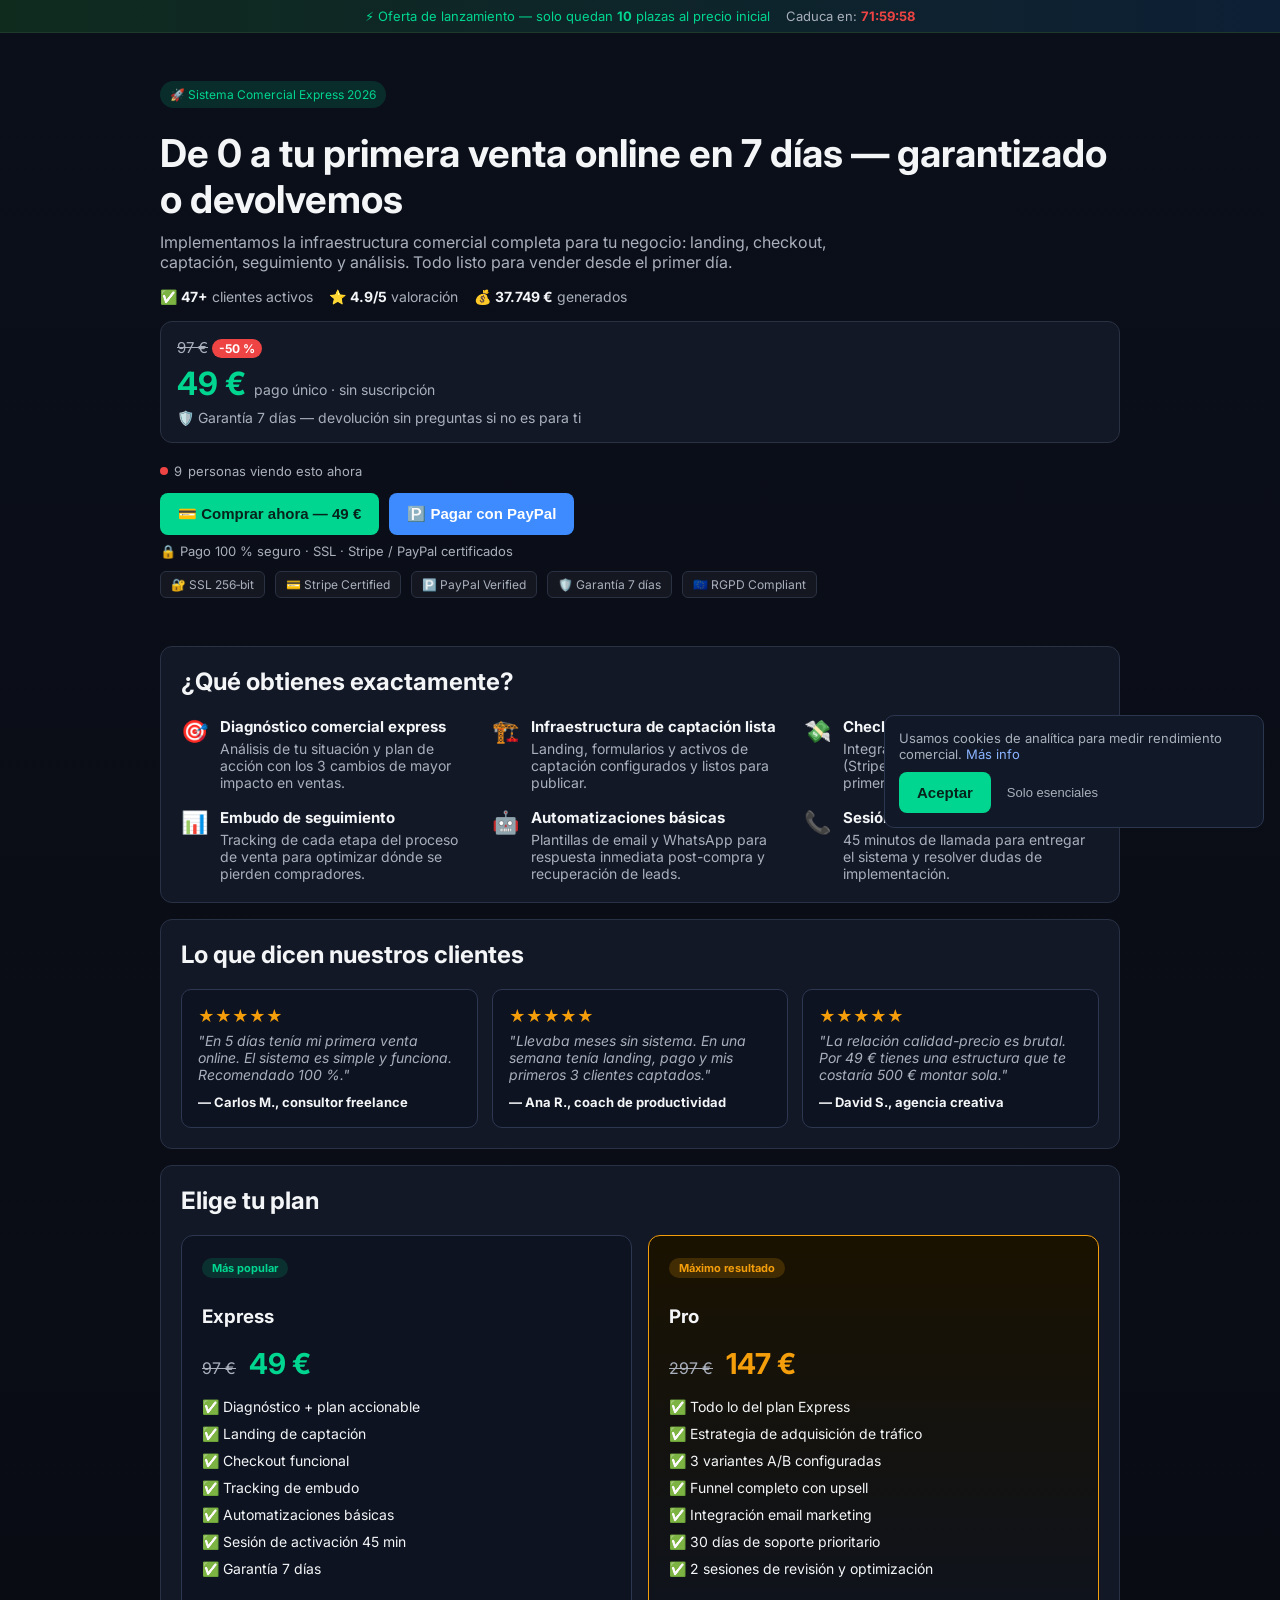
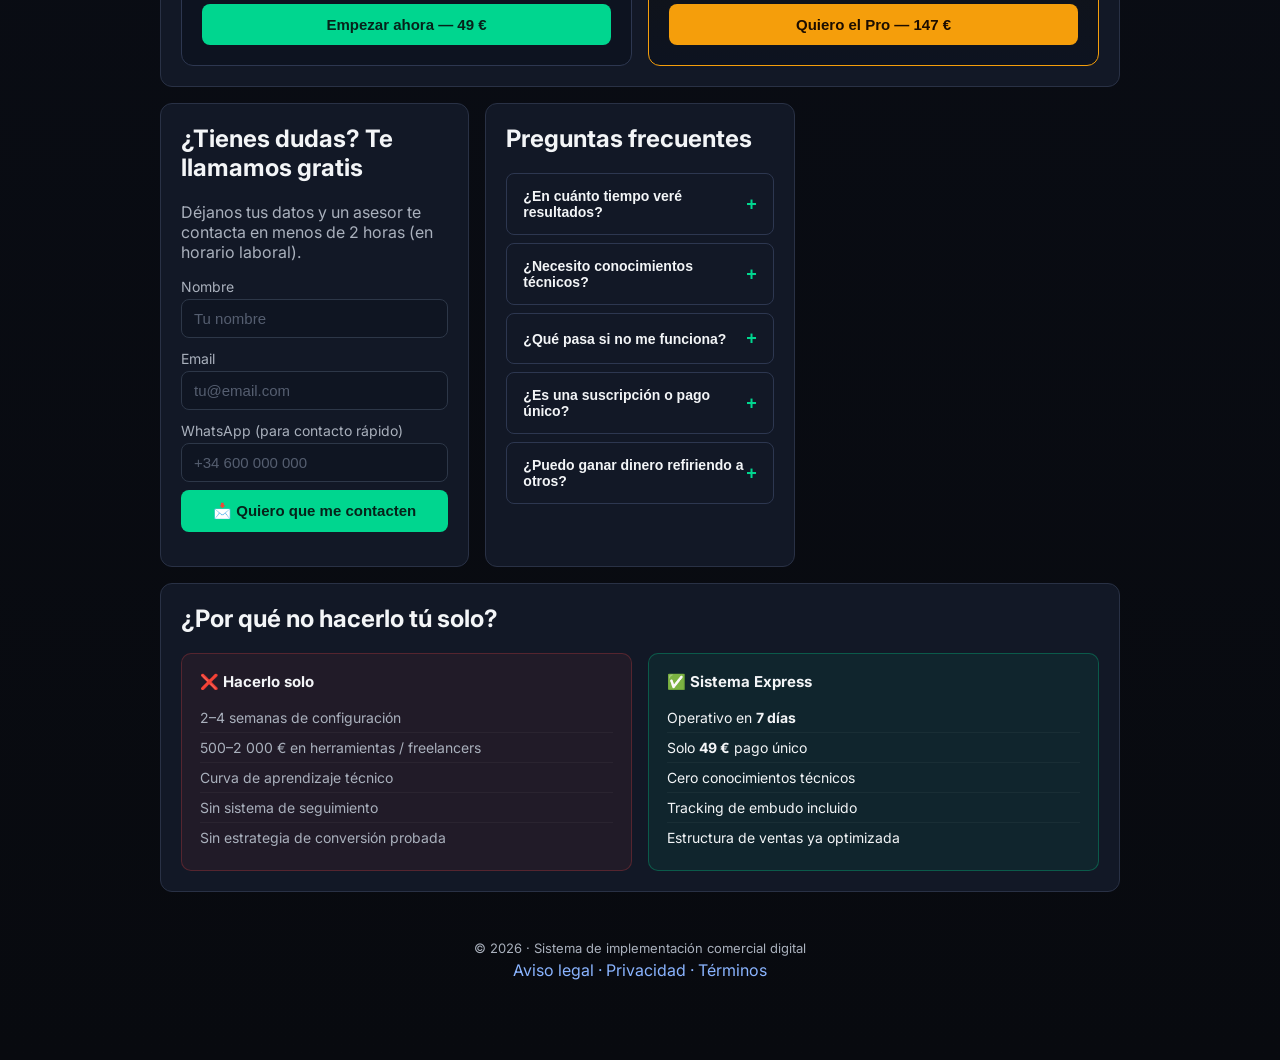
<file: index.html>
<!doctype html>
<html lang="es">
<head>
  <meta charset="utf-8">
  <meta name="viewport" content="width=device-width, initial-scale=1">
  <title>Implementación Comercial Express — Empieza a vender en 7 días</title>
  <meta name="description" content="Sistema de ventas digital real listo en 7 días. Checkout, captación de leads y seguimiento automatizado desde el primer día. Garantía total.">
  <link rel="canonical" href="https://jpmr3.github.io/MONEYMONEYMONEYMONEY/">
  <meta property="og:title" content="Implementación Comercial Express — Empieza a vender en 7 días">
  <meta property="og:description" content="De 0 a tu primera venta online en 7 días. Garantizado o devolvemos. Plazas limitadas.">
  <meta property="og:type" content="website">
  <meta property="og:url" content="https://jpmr3.github.io/MONEYMONEYMONEYMONEY/">
  <meta name="twitter:card" content="summary_large_image">
  <meta name="twitter:title" content="Implementación Comercial Express">
  <meta name="twitter:description" content="Sistema de ventas digital real. Resultados en 7 días o devolución.">
  <link rel="preconnect" href="https://fonts.googleapis.com">
  <link rel="preconnect" href="https://fonts.gstatic.com" crossorigin>
  <link href="https://fonts.googleapis.com/css2?family=Inter:wght@400;600;700&display=swap" rel="stylesheet">
  <link rel="stylesheet" href="./styles.css">
  <script type="application/ld+json">
  {
    "@context": "https://schema.org",
    "@graph": [
      {
        "@type": "Product",
        "name": "Implementación Comercial Express",
        "description": "Sistema de ventas digital completo: landing, checkout, captación de leads y seguimiento automatizado. Operativo en 7 días.",
        "offers": {
          "@type": "Offer",
          "price": "49",
          "priceCurrency": "EUR",
          "availability": "https://schema.org/LimitedAvailability",
          "priceValidUntil": "2026-12-31"
        },
        "aggregateRating": {
          "@type": "AggregateRating",
          "ratingValue": "4.9",
          "reviewCount": "47"
        }
      },
      {
        "@type": "FAQPage",
        "mainEntity": [
          {
            "@type": "Question",
            "name": "¿En cuánto tiempo veré resultados?",
            "acceptedAnswer": { "@type": "Answer", "text": "El sistema queda operativo en 7 días. Las primeras ventas dependen de tu audiencia y tráfico, pero la infraestructura estará lista para captar desde el primer día." }
          },
          {
            "@type": "Question",
            "name": "¿Necesito conocimientos técnicos?",
            "acceptedAnswer": { "@type": "Answer", "text": "No. Nosotros configuramos todo. Tú solo necesitas seguir el plan de acción y ejecutar las acciones de captación de clientes." }
          },
          {
            "@type": "Question",
            "name": "¿Qué pasa si no me funciona?",
            "acceptedAnswer": { "@type": "Answer", "text": "Tienes 7 días de garantía total. Si el sistema no cumple lo prometido, te devolvemos el dinero sin preguntas ni burocracia." }
          },
          {
            "@type": "Question",
            "name": "¿Es una suscripción o pago único?",
            "acceptedAnswer": { "@type": "Answer", "text": "Pago único. Sin renovaciones, sin sorpresas. Pagas una vez y el sistema es tuyo." }
          }
        ]
      }
    ]
  }
  </script>
</head>
<body>

  <!-- Urgency Top Bar -->
  <div id="urgency-bar" class="urgency-bar">
    <span>⚡ Oferta de lanzamiento — solo quedan <strong id="spots-left">10</strong> plazas al precio inicial</span>
    <span class="countdown-label">Caduca en: <strong id="countdown-inline">--:--:--</strong></span>
  </div>

  <header class="container hero">
    <p class="badge">🚀 Sistema Comercial Express 2026</p>
    <h1 id="headline">Lanza tu sistema de ventas digital y empieza a facturar en 7 días</h1>
    <p class="lead">
      Implementamos la infraestructura comercial completa para tu negocio: landing, checkout, captación, seguimiento y análisis. Todo listo para vender desde el primer día.
    </p>

    <div class="social-proof-bar">
      <span>✅ <strong id="sp-clients">47+</strong> clientes activos</span>
      <span>⭐ <strong>4.9/5</strong> valoración</span>
      <span>💰 <strong id="sp-revenue">38 000 €</strong> generados</span>
    </div>

    <div class="price-box">
      <div class="price-original"><s>97 €</s> <span class="badge-offer">-50 %</span></div>
      <div class="price-main"><strong>49 €</strong> <span class="price-sub">pago único · sin suscripción</span></div>
      <span class="guarantee">🛡️ Garantía 7 días — devolución sin preguntas si no es para ti</span>
    </div>

    <div class="live-viewers"><span class="live-dot"></span><span id="live-count">8</span> personas viendo esto ahora</div>

    <div class="cta-row">
      <button id="buy-stripe" class="btn primary pulse">💳 Comprar ahora — 49 €</button>
      <button id="buy-paypal" class="btn secondary">🅿️ Pagar con PayPal</button>
    </div>
    <p class="note">🔒 Pago 100 % seguro · SSL · Stripe / PayPal certificados</p>

    <div class="trust-bar">
      <span class="trust-item">🔐 SSL 256‑bit</span>
      <span class="trust-item">💳 Stripe Certified</span>
      <span class="trust-item">🅿️ PayPal Verified</span>
      <span class="trust-item">🛡️ Garantía 7 días</span>
      <span class="trust-item">🇪🇺 RGPD Compliant</span>
    </div>
  </header>

  <main class="container sections">

    <!-- What's included -->
    <section class="card full-width">
      <h2>¿Qué obtienes exactamente?</h2>
      <div class="features-grid">
        <div class="feature-item">
          <span class="feature-icon">🎯</span>
          <div>
            <strong>Diagnóstico comercial express</strong>
            <p>Análisis de tu situación y plan de acción con los 3 cambios de mayor impacto en ventas.</p>
          </div>
        </div>
        <div class="feature-item">
          <span class="feature-icon">🏗️</span>
          <div>
            <strong>Infraestructura de captación lista</strong>
            <p>Landing, formularios y activos de captación configurados y listos para publicar.</p>
          </div>
        </div>
        <div class="feature-item">
          <span class="feature-icon">💸</span>
          <div>
            <strong>Checkout funcional en 24 h</strong>
            <p>Integración de pasarela de pago (Stripe/PayPal) operativa desde el primer día.</p>
          </div>
        </div>
        <div class="feature-item">
          <span class="feature-icon">📊</span>
          <div>
            <strong>Embudo de seguimiento</strong>
            <p>Tracking de cada etapa del proceso de venta para optimizar dónde se pierden compradores.</p>
          </div>
        </div>
        <div class="feature-item">
          <span class="feature-icon">🤖</span>
          <div>
            <strong>Automatizaciones básicas</strong>
            <p>Plantillas de email y WhatsApp para respuesta inmediata post-compra y recuperación de leads.</p>
          </div>
        </div>
        <div class="feature-item">
          <span class="feature-icon">📞</span>
          <div>
            <strong>Sesión de activación 1:1</strong>
            <p>45 minutos de llamada para entregar el sistema y resolver dudas de implementación.</p>
          </div>
        </div>
      </div>
    </section>

    <!-- Testimonials -->
    <section class="card full-width">
      <h2>Lo que dicen nuestros clientes</h2>
      <div class="testimonials-grid">
        <div class="testimonial">
          <div class="stars">★★★★★</div>
          <p>"En 5 días tenía mi primera venta online. El sistema es simple y funciona. Recomendado 100 %."</p>
          <strong>— Carlos M., consultor freelance</strong>
        </div>
        <div class="testimonial">
          <div class="stars">★★★★★</div>
          <p>"Llevaba meses sin sistema. En una semana tenía landing, pago y mis primeros 3 clientes captados."</p>
          <strong>— Ana R., coach de productividad</strong>
        </div>
        <div class="testimonial">
          <div class="stars">★★★★★</div>
          <p>"La relación calidad-precio es brutal. Por 49 € tienes una estructura que te costaría 500 € montar sola."</p>
          <strong>— David S., agencia creativa</strong>
        </div>
      </div>
    </section>

    <!-- Pricing tiers -->
    <section class="card full-width" id="pricing">
      <h2>Elige tu plan</h2>
      <div class="pricing-grid">
        <div class="pricing-card">
          <div class="plan-badge">Más popular</div>
          <h3>Express</h3>
          <div class="plan-price"><s>97 €</s> <strong>49 €</strong></div>
          <ul class="plan-features">
            <li>✅ Diagnóstico + plan accionable</li>
            <li>✅ Landing de captación</li>
            <li>✅ Checkout funcional</li>
            <li>✅ Tracking de embudo</li>
            <li>✅ Automatizaciones básicas</li>
            <li>✅ Sesión de activación 45 min</li>
            <li>✅ Garantía 7 días</li>
          </ul>
          <button id="buy-stripe-2" class="btn primary full-btn">Empezar ahora — 49 €</button>
        </div>
        <div class="pricing-card pro">
          <div class="plan-badge pro-badge">Máximo resultado</div>
          <h3>Pro</h3>
          <div class="plan-price"><s>297 €</s> <strong>147 €</strong></div>
          <ul class="plan-features">
            <li>✅ Todo lo del plan Express</li>
            <li>✅ Estrategia de adquisición de tráfico</li>
            <li>✅ 3 variantes A/B configuradas</li>
            <li>✅ Funnel completo con upsell</li>
            <li>✅ Integración email marketing</li>
            <li>✅ 30 días de soporte prioritario</li>
            <li>✅ 2 sesiones de revisión y optimización</li>
          </ul>
          <button id="buy-stripe-pro" class="btn pro-btn full-btn">Quiero el Pro — 147 €</button>
        </div>
      </div>
    </section>

    <!-- Lead capture -->
    <section class="card" id="lead-section">
      <h2>¿Tienes dudas? Te llamamos gratis</h2>
      <p class="card-lead">Déjanos tus datos y un asesor te contacta en menos de 2 horas (en horario laboral).</p>
      <form id="lead-form">
        <label for="name">Nombre</label>
        <input id="name" name="name" placeholder="Tu nombre" required>
        <label for="email">Email</label>
        <input id="email" name="email" type="email" placeholder="tu@email.com" required>
        <label for="phone">WhatsApp (para contacto rápido)</label>
        <input id="phone" name="phone" type="tel" placeholder="+34 600 000 000">
        <button class="btn primary full-btn" type="submit">📩 Quiero que me contacten</button>
      </form>
      <p id="lead-status" class="status" aria-live="polite"></p>
    </section>

    <!-- FAQ -->
    <section class="card" id="faq">
      <h2>Preguntas frecuentes</h2>
      <div class="faq-list">
        <div class="faq-item">
          <button class="faq-q">¿En cuánto tiempo veré resultados?</button>
          <div class="faq-a"><p>El sistema queda operativo en 7 días. Las primeras ventas dependen de tu audiencia y tráfico, pero la infraestructura estará lista para captar desde el primer día.</p></div>
        </div>
        <div class="faq-item">
          <button class="faq-q">¿Necesito conocimientos técnicos?</button>
          <div class="faq-a"><p>No. Nosotros configuramos todo. Tú solo necesitas seguir el plan de acción y ejecutar las acciones de captación de clientes.</p></div>
        </div>
        <div class="faq-item">
          <button class="faq-q">¿Qué pasa si no me funciona?</button>
          <div class="faq-a"><p>Tienes 7 días de garantía total. Si el sistema no cumple lo prometido, te devolvemos el dinero sin preguntas ni burocracia.</p></div>
        </div>
        <div class="faq-item">
          <button class="faq-q">¿Es una suscripción o pago único?</button>
          <div class="faq-a"><p>Pago único. Sin renovaciones, sin sorpresas. Pagas una vez y el sistema es tuyo.</p></div>
        </div>
        <div class="faq-item">
          <button class="faq-q">¿Puedo ganar dinero refiriendo a otros?</button>
          <div class="faq-a"><p>Sí. Tras tu compra, recibirás un enlace de referido exclusivo. Por cada cliente que traes, recibes una comisión directa.</p></div>
        </div>
      </div>
    </section>

    <!-- Comparison: DIY vs Express -->
    <section class="card full-width">
      <h2>¿Por qué no hacerlo tú solo?</h2>
      <div class="comparison-grid">
        <div class="comparison-col bad">
          <h3>❌ Hacerlo solo</h3>
          <ul class="comparison-list">
            <li>2–4 semanas de configuración</li>
            <li>500–2 000 € en herramientas / freelancers</li>
            <li>Curva de aprendizaje técnico</li>
            <li>Sin sistema de seguimiento</li>
            <li>Sin estrategia de conversión probada</li>
          </ul>
        </div>
        <div class="comparison-col good">
          <h3>✅ Sistema Express</h3>
          <ul class="comparison-list">
            <li>Operativo en <strong>7 días</strong></li>
            <li>Solo <strong>49 €</strong> pago único</li>
            <li>Cero conocimientos técnicos</li>
            <li>Tracking de embudo incluido</li>
            <li>Estructura de ventas ya optimizada</li>
          </ul>
        </div>
      </div>
    </section>

    <!-- A/B info (hidden from users, useful for admin) -->
    <section class="card hidden" aria-hidden="true">
      <p><small>Variante A/B activa: <span id="ab-variant">-</span></small></p>
    </section>

  </main>

  <!-- Sticky CTA Bar -->
  <div id="sticky-cta" class="sticky-cta hidden">
    <span>⚡ Quedan <strong id="sticky-spots">10</strong> plazas — <strong>49 €</strong> pago único</span>
    <button id="sticky-buy" class="btn primary">Comprar ahora</button>
  </div>

  <!-- Exit Intent Modal -->
  <div id="exit-modal" class="modal-overlay hidden" role="dialog" aria-modal="true">
    <div class="modal-box">
      <button id="exit-close" class="modal-close" aria-label="Cerrar">✕</button>
      <p class="badge">Oferta especial — solo para ti</p>
      <h2>¿Te vas sin aprovechar el descuento?</h2>
      <p>El precio de lanzamiento de <strong>49 €</strong> (vs. 97 €) caduca pronto.<br>Asegura tu plaza ahora antes de que suba el precio.</p>
      <button id="exit-buy" class="btn primary full-btn">Aprovechar la oferta ahora — 49 €</button>
      <button id="exit-dismiss" class="btn-link">No me interesa ahorrar</button>
    </div>
  </div>

  <footer class="container footer">
    <p>© 2026 · Sistema de implementación comercial digital</p>
    <a href="./legal.html" class="link">Aviso legal · Privacidad · Términos</a>
  </footer>

  <div id="cookie-banner" class="cookie-banner hidden" role="dialog" aria-label="Consentimiento de cookies">
    <p>Usamos cookies de analítica para medir rendimiento comercial. <a href="./legal.html" class="link">Más info</a></p>
    <div class="cookie-buttons">
      <button id="accept-cookies" class="btn primary">Aceptar</button>
      <button id="reject-cookies" class="btn-link">Solo esenciales</button>
    </div>
  </div>

  <!-- Purchase toast notifications -->
  <div id="toast-container" class="toast-container" aria-live="polite"></div>

  <script src="./app.js"></script>
</body>
</html>
</file>
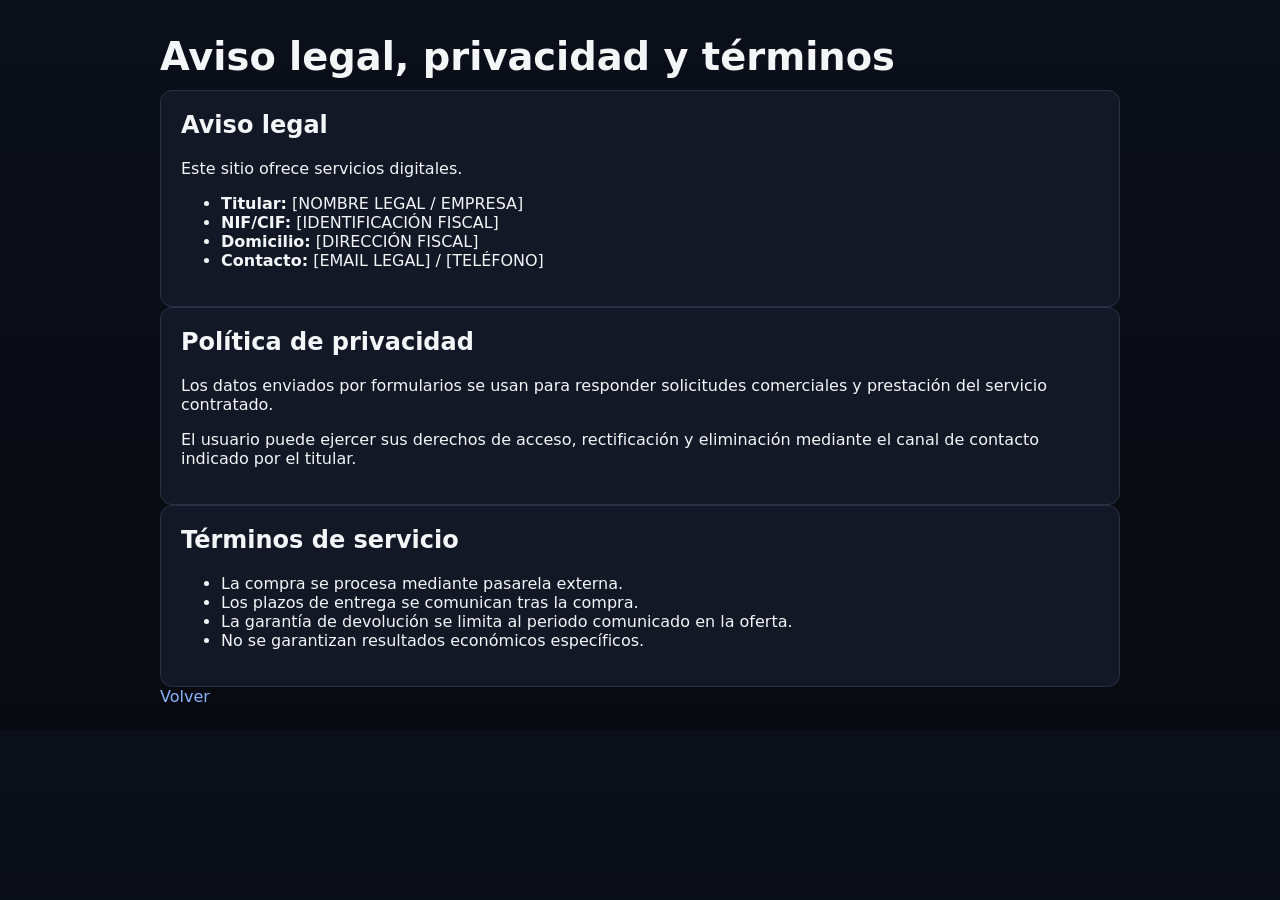
<file: legal.html>
<!doctype html>
<html lang="es">
<head>
  <meta charset="utf-8">
  <meta name="viewport" content="width=device-width, initial-scale=1">
  <title>Legal | MVP Comercial</title>
  <link rel="stylesheet" href="./styles.css">
</head>
<body>
  <main class="container">
    <h1>Aviso legal, privacidad y términos</h1>

    <section class="card">
      <h2>Aviso legal</h2>
      <p>Este sitio ofrece servicios digitales.</p>
      <ul>
        <!-- TODO: Replace with actual legal entity information before production -->
        <li><strong>Titular:</strong> [NOMBRE LEGAL / EMPRESA]</li>
        <li><strong>NIF/CIF:</strong> [IDENTIFICACIÓN FISCAL]</li>
        <li><strong>Domicilio:</strong> [DIRECCIÓN FISCAL]</li>
        <li><strong>Contacto:</strong> [EMAIL LEGAL] / [TELÉFONO]</li>
      </ul>
    </section>

    <section class="card">
      <h2>Política de privacidad</h2>
      <p>Los datos enviados por formularios se usan para responder solicitudes comerciales y prestación del servicio contratado.</p>
      <p>El usuario puede ejercer sus derechos de acceso, rectificación y eliminación mediante el canal de contacto indicado por el titular.</p>
    </section>

    <section class="card">
      <h2>Términos de servicio</h2>
      <ul>
        <li>La compra se procesa mediante pasarela externa.</li>
        <li>Los plazos de entrega se comunican tras la compra.</li>
        <li>La garantía de devolución se limita al periodo comunicado en la oferta.</li>
        <li>No se garantizan resultados económicos específicos.</li>
      </ul>
    </section>

    <a href="./index.html" class="link">Volver</a>
  </main>
</body>
</html>
</file>
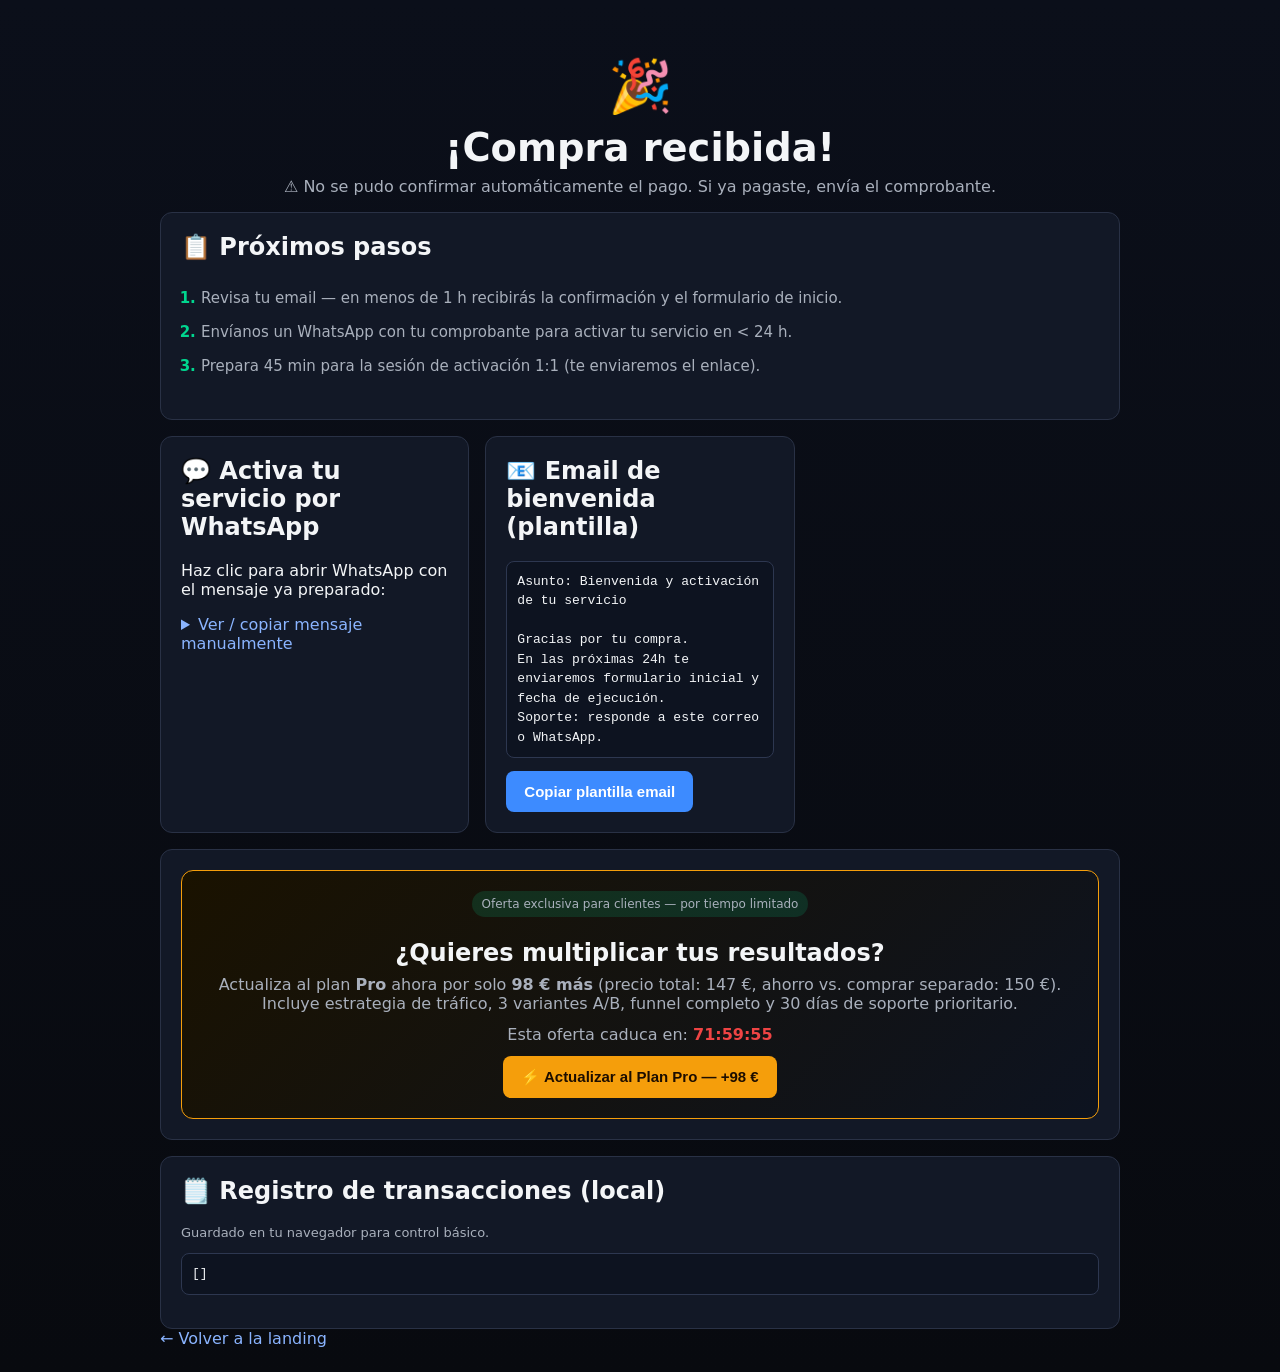
<file: success.html>
<!doctype html>
<html lang="es">
<head>
  <meta charset="utf-8">
  <meta name="viewport" content="width=device-width, initial-scale=1">
  <title>✅ Compra confirmada — Próximos pasos</title>
  <link rel="stylesheet" href="./styles.css">
</head>
<body>

  <main class="container">
    <div class="success-header">
      <div class="success-icon">🎉</div>
      <h1>¡Compra recibida!</h1>
      <p id="purchase-message">Estamos validando los detalles de tu pago…</p>
    </div>

    <div class="sections">

      <!-- Next steps -->
      <section class="card full-width">
        <h2>📋 Próximos pasos</h2>
        <ol class="steps-list">
          <li>Revisa tu email — en menos de 1 h recibirás la confirmación y el formulario de inicio.</li>
          <li>Envíanos un WhatsApp con tu comprobante para activar tu servicio en &lt; 24 h.</li>
          <li>Prepara 45 min para la sesión de activación 1:1 (te enviaremos el enlace).</li>
        </ol>
      </section>

      <!-- Direct WhatsApp + copy template -->
      <section class="card">
        <h2>💬 Activa tu servicio por WhatsApp</h2>
        <p>Haz clic para abrir WhatsApp con el mensaje ya preparado:</p>
        <a id="wa-direct" href="#" class="btn primary full-btn hidden" target="_blank" rel="noopener noreferrer">
          📲 Abrir WhatsApp ahora
        </a>
        <details class="mt-8">
          <summary class="link" style="cursor:pointer">Ver / copiar mensaje manualmente</summary>
          <pre id="wa-template">Hola, ya hice la compra del servicio. Comparto comprobante y espero siguientes pasos.</pre>
          <button id="copy-wa" class="btn secondary">Copiar mensaje WhatsApp</button>
        </details>
      </section>

      <!-- Email template -->
      <section class="card">
        <h2>📧 Email de bienvenida (plantilla)</h2>
        <pre id="email-template">Asunto: Bienvenida y activación de tu servicio

Gracias por tu compra.
En las próximas 24h te enviaremos formulario inicial y fecha de ejecución.
Soporte: responde a este correo o WhatsApp.</pre>
        <button id="copy-email" class="btn secondary">Copiar plantilla email</button>
      </section>

      <!-- Referral program -->
      <section class="card full-width hidden" id="referral-section">
        <h2>🔗 Gana dinero refiriendo amigos</h2>
        <p>Comparte tu enlace exclusivo. Por cada amigo que compre, <strong>recibes una comisión directa</strong>.</p>
        <pre id="referral-link" class="referral-link-box">Generando tu enlace…</pre>
        <div class="cta-row">
          <button id="copy-referral" class="btn primary">Copiar mi enlace de referido</button>
          <a id="share-wa-referral" href="#" class="btn secondary hidden" target="_blank" rel="noopener noreferrer">
            📲 Compartir por WhatsApp
          </a>
        </div>
        <p class="note">El seguimiento de referidos se hace automáticamente al usar tu enlace.</p>
      </section>

      <!-- Upsell Pro -->
      <section class="card full-width hidden" id="upsell-section">
        <div class="upsell-box">
          <p class="badge">Oferta exclusiva para clientes — por tiempo limitado</p>
          <h2>¿Quieres multiplicar tus resultados?</h2>
          <p>Actualiza al plan <strong>Pro</strong> ahora por solo <strong>98 € más</strong> (precio total: 147 €, ahorro vs. comprar separado: 150 €). Incluye estrategia de tráfico, 3 variantes A/B, funnel completo y 30 días de soporte prioritario.</p>
          <p class="countdown-label">Esta oferta caduca en: <strong id="countdown-success">--:--:--</strong></p>
          <button id="upsell-buy" class="btn pro-btn">⚡ Actualizar al Plan Pro — +98 €</button>
        </div>
      </section>

      <!-- Transaction log -->
      <section class="card full-width">
        <h2>🗒️ Registro de transacciones (local)</h2>
        <p class="note">Guardado en tu navegador para control básico.</p>
        <pre id="transactions-log">[]</pre>
      </section>

    </div>

    <a href="./index.html" class="link">← Volver a la landing</a>
  </main>

  <script src="./app.js"></script>
</body>
</html>
</file>
<file: styles.css>
:root {
  color-scheme: dark;
  --bg: #090b10;
  --surface: #121826;
  --text: #f3f5f7;
  --muted: #a9b0bc;
  --primary: #00d68f;
  --secondary: #3d8bff;
  --pro: #f59e0b;
  --danger: #ef4444;
}

* { box-sizing: border-box; }

body {
  margin: 0;
  font-family: Inter, system-ui, -apple-system, Segoe UI, Roboto, sans-serif;
  background: linear-gradient(180deg, #0b0f1a, #080a0f);
  color: var(--text);
}

/* ── Layout ──────────────────────────────────────────────────── */

.container {
  width: min(960px, 92vw);
  margin: 0 auto;
  padding: 24px 0;
}

.sections {
  display: grid;
  grid-template-columns: repeat(auto-fit, minmax(280px, 1fr));
  gap: 16px;
}

.full-width { grid-column: 1 / -1; }

/* ── Urgency Bar ─────────────────────────────────────────────── */

.urgency-bar {
  background: linear-gradient(90deg, #0f2b1e, #0d1f35);
  border-bottom: 1px solid #1e3a2a;
  color: var(--primary);
  font-size: 13px;
  padding: 8px 16px;
  display: flex;
  flex-wrap: wrap;
  justify-content: center;
  gap: 16px;
  text-align: center;
}

.countdown-label { color: var(--muted); }
.countdown-label strong { color: var(--danger); }

/* ── Badge ───────────────────────────────────────────────────── */

.badge {
  display: inline-block;
  background: rgba(0, 214, 143, 0.15);
  color: var(--primary);
  padding: 6px 10px;
  border-radius: 999px;
  font-size: 12px;
}

.badge-offer {
  display: inline-block;
  background: var(--danger);
  color: #fff;
  padding: 2px 7px;
  border-radius: 999px;
  font-size: 12px;
  font-weight: 700;
}

/* ── Hero ────────────────────────────────────────────────────── */

.hero { padding-top: 36px; }

h1 {
  margin: 10px 0;
  font-size: clamp(1.7rem, 3.6vw, 2.4rem);
  line-height: 1.2;
}

h2 { margin-top: 0; }

.lead { color: var(--muted); max-width: 70ch; margin: 0 0 16px; }
.card-lead { color: var(--muted); margin-top: 0; }

/* ── Social proof bar ────────────────────────────────────────── */

.social-proof-bar {
  display: flex;
  flex-wrap: wrap;
  gap: 16px;
  font-size: 14px;
  margin: 12px 0;
  color: var(--muted);
}
.social-proof-bar strong { color: var(--text); }

/* ── Price box ───────────────────────────────────────────────── */

.price-box {
  display: grid;
  gap: 6px;
  background: var(--surface);
  border: 1px solid #2a3142;
  padding: 16px;
  border-radius: 12px;
  margin: 16px 0;
}

.price-original { color: var(--muted); font-size: 15px; }
.price-original s { text-decoration: line-through; }

.price-main { font-size: 2rem; }
.price-main strong { color: var(--primary); }
.price-sub { font-size: 14px; color: var(--muted); }

.guarantee { font-size: 14px; color: var(--muted); }

/* ── CTA row & buttons ───────────────────────────────────────── */

.cta-row {
  display: flex;
  flex-wrap: wrap;
  gap: 10px;
  margin: 8px 0;
}

.btn {
  border: 0;
  border-radius: 8px;
  padding: 12px 18px;
  font-size: 15px;
  font-weight: 700;
  cursor: pointer;
  transition: opacity 0.15s, transform 0.1s;
  text-decoration: none;
  display: inline-block;
  text-align: center;
}
.btn:hover { opacity: 0.88; }
.btn:active { transform: scale(0.97); }

.btn.primary  { background: var(--primary); color: #06221a; }
.btn.secondary { background: var(--secondary); color: #fff; }
.btn.pro-btn  { background: var(--pro); color: #1c0d00; }
.btn-link     { background: none; border: none; color: var(--muted); font-size: 13px; cursor: pointer; padding: 8px; }

.full-btn { width: 100%; margin-top: 8px; }

@keyframes pulse {
  0%, 100% { box-shadow: 0 0 0 0 rgba(0,214,143,0.5); }
  50%       { box-shadow: 0 0 0 10px rgba(0,214,143,0); }
}
.pulse { animation: pulse 2.2s ease-in-out infinite; }

.note { color: var(--muted); font-size: 13px; margin: 6px 0; }

/* ── Card ────────────────────────────────────────────────────── */

.card {
  background: var(--surface);
  border: 1px solid #293145;
  border-radius: 12px;
  padding: 20px;
}

/* ── Features grid ───────────────────────────────────────────── */

.features-grid {
  display: grid;
  grid-template-columns: repeat(auto-fit, minmax(240px, 1fr));
  gap: 16px;
  margin-top: 12px;
}

.feature-item {
  display: flex;
  gap: 12px;
  align-items: flex-start;
}

.feature-icon { font-size: 22px; flex-shrink: 0; margin-top: 2px; }
.feature-item p { margin: 4px 0 0; color: var(--muted); font-size: 14px; }
.feature-item strong { font-size: 15px; }

/* ── Testimonials ────────────────────────────────────────────── */

.testimonials-grid {
  display: grid;
  grid-template-columns: repeat(auto-fit, minmax(220px, 1fr));
  gap: 14px;
  margin-top: 12px;
}

.testimonial {
  background: #0d1320;
  border: 1px solid #2d3750;
  border-radius: 10px;
  padding: 16px;
}

.stars { color: #f59e0b; font-size: 16px; margin-bottom: 6px; }
.testimonial p { margin: 0 0 8px; font-size: 14px; color: var(--muted); font-style: italic; }
.testimonial strong { font-size: 13px; color: var(--text); }

/* ── Pricing ─────────────────────────────────────────────────── */

.pricing-grid {
  display: grid;
  grid-template-columns: repeat(auto-fit, minmax(240px, 1fr));
  gap: 16px;
  margin-top: 12px;
}

.pricing-card {
  background: #0d1320;
  border: 1px solid #2d3750;
  border-radius: 12px;
  padding: 20px;
  position: relative;
}

.pricing-card.pro {
  border-color: var(--pro);
  background: linear-gradient(180deg, #1a1200, #0d1320);
}

.plan-badge {
  display: inline-block;
  background: rgba(0,214,143,0.15);
  color: var(--primary);
  padding: 3px 10px;
  border-radius: 999px;
  font-size: 11px;
  font-weight: 700;
  margin-bottom: 8px;
}

.pro-badge { background: rgba(245,158,11,0.18); color: var(--pro); }

.plan-price {
  font-size: 1.8rem;
  margin: 6px 0 12px;
}
.plan-price s { font-size: 1rem; color: var(--muted); text-decoration: line-through; margin-right: 6px; }
.plan-price strong { color: var(--primary); }
.pricing-card.pro .plan-price strong { color: var(--pro); }

.plan-features {
  list-style: none;
  padding: 0;
  margin: 0 0 14px;
}
.plan-features li { padding: 5px 0; font-size: 14px; }

/* ── Form ────────────────────────────────────────────────────── */

label { display: block; margin-top: 12px; font-size: 14px; color: var(--muted); }
input {
  margin-top: 4px;
  width: 100%;
  border: 1px solid #2d3748;
  border-radius: 8px;
  padding: 10px 12px;
  background: #0f1522;
  color: var(--text);
  font-size: 15px;
}
input::placeholder { color: #555e70; }
input:focus { outline: 2px solid var(--primary); border-color: transparent; }

.status { margin-top: 10px; font-size: 14px; color: var(--muted); }

/* ── FAQ accordion ───────────────────────────────────────────── */

.faq-list { display: grid; gap: 8px; margin-top: 12px; }

.faq-item { border: 1px solid #2d3750; border-radius: 8px; overflow: hidden; }

.faq-q {
  width: 100%;
  background: none;
  border: none;
  color: var(--text);
  text-align: left;
  padding: 14px 16px;
  font-size: 14px;
  font-weight: 600;
  cursor: pointer;
  display: flex;
  justify-content: space-between;
  align-items: center;
}
.faq-q::after { content: "+"; font-size: 18px; color: var(--primary); flex-shrink: 0; }
.faq-item.open .faq-q::after { content: "−"; }

.faq-a {
  max-height: 0;
  overflow: hidden;
  transition: max-height 0.3s ease, padding 0.3s ease;
  padding: 0 16px;
}
.faq-a p { margin: 0; font-size: 14px; color: var(--muted); }
.faq-item.open .faq-a { max-height: 200px; padding: 0 16px 14px; }

/* ── Sticky CTA bar ──────────────────────────────────────────── */

.sticky-cta {
  position: fixed;
  bottom: 0;
  left: 0;
  right: 0;
  background: #0d1320;
  border-top: 1px solid #2b364f;
  padding: 12px 20px;
  display: flex;
  justify-content: space-between;
  align-items: center;
  gap: 12px;
  z-index: 100;
  flex-wrap: wrap;
}
.sticky-cta span { font-size: 14px; color: var(--muted); }
.sticky-cta strong { color: var(--text); }

/* ── Exit intent modal ───────────────────────────────────────── */

.modal-overlay {
  position: fixed;
  inset: 0;
  background: rgba(0,0,0,0.75);
  display: flex;
  align-items: center;
  justify-content: center;
  z-index: 200;
  padding: 16px;
}

.modal-box {
  background: var(--surface);
  border: 1px solid #2b364f;
  border-radius: 14px;
  padding: 28px;
  width: min(480px, 100%);
  position: relative;
  text-align: center;
}

.modal-close {
  position: absolute;
  top: 12px;
  right: 14px;
  background: none;
  border: none;
  color: var(--muted);
  font-size: 18px;
  cursor: pointer;
}

.modal-box h2 { margin: 12px 0 8px; }
.modal-box p  { color: var(--muted); font-size: 15px; margin: 0 0 16px; }

/* ── Cookie banner ───────────────────────────────────────────── */

.cookie-banner {
  position: fixed;
  right: 16px;
  bottom: 72px;
  background: #111827;
  border: 1px solid #2b364f;
  border-radius: 10px;
  width: min(380px, 90vw);
  padding: 14px;
  z-index: 150;
}

.cookie-banner p { margin: 0 0 10px; font-size: 13px; color: var(--muted); }
.cookie-buttons { display: flex; gap: 8px; align-items: center; }

/* ── Success page ────────────────────────────────────────────── */

.success-header {
  text-align: center;
  padding: 32px 0 16px;
}
.success-icon { font-size: 52px; margin-bottom: 8px; }
.success-header h1 { margin: 0 0 6px; }
.success-header p { color: var(--muted); margin: 0; }

.steps-list { padding-left: 20px; }
.steps-list li { padding: 8px 0; color: var(--muted); font-size: 15px; }
.steps-list li::marker { color: var(--primary); font-weight: 700; }

.referral-link-box {
  background: #0d1320;
  border: 1px dashed var(--primary);
  border-radius: 8px;
  padding: 12px;
  font-size: 13px;
  word-break: break-all;
  margin: 12px 0;
}

.upsell-box {
  background: linear-gradient(135deg, #1a1200, #0d1320);
  border: 1px solid var(--pro);
  border-radius: 12px;
  padding: 20px;
  text-align: center;
}
.upsell-box p { color: var(--muted); margin: 0 0 12px; }
.upsell-box h2 { margin: 10px 0 8px; }

.mt-8 { margin-top: 8px; }

/* ── Misc ────────────────────────────────────────────────────── */

.link { color: #8ab4ff; text-decoration: none; }
.link:hover { text-decoration: underline; }

.footer { padding-bottom: 80px; text-align: center; }
.footer p { color: var(--muted); font-size: 13px; margin: 0 0 4px; }

pre {
  white-space: pre-wrap;
  background: #0d1320;
  border: 1px solid #2d3750;
  border-radius: 8px;
  padding: 10px;
  font-size: 13px;
  line-height: 1.5;
}

.hidden { display: none !important; }

/* ── Responsive ──────────────────────────────────────────────── */

@media (max-width: 500px) {
  .urgency-bar { font-size: 12px; }
  .price-main  { font-size: 1.6rem; }
  .sticky-cta  { flex-direction: column; text-align: center; }
}

/* ── Trust bar ───────────────────────────────────────────────── */

.trust-bar {
  display: flex;
  flex-wrap: wrap;
  gap: 10px;
  margin-top: 12px;
  justify-content: flex-start;
}

.trust-item {
  font-size: 12px;
  color: var(--muted);
  background: rgba(255,255,255,0.04);
  border: 1px solid #2a3142;
  border-radius: 6px;
  padding: 5px 10px;
  white-space: nowrap;
}

/* ── Live viewers badge ──────────────────────────────────────── */

.live-viewers {
  display: inline-flex;
  align-items: center;
  gap: 6px;
  font-size: 13px;
  color: var(--muted);
  margin-bottom: 6px;
}

.live-dot {
  width: 8px;
  height: 8px;
  border-radius: 50%;
  background: var(--danger);
  flex-shrink: 0;
  animation: blink 1.4s ease-in-out infinite;
}

@keyframes blink {
  0%, 100% { opacity: 1; }
  50%       { opacity: 0.3; }
}

/* ── Purchase toast notifications ────────────────────────────── */

.toast-container {
  position: fixed;
  bottom: 90px;
  left: 16px;
  z-index: 300;
  display: flex;
  flex-direction: column;
  gap: 8px;
  pointer-events: none;
}

.purchase-toast {
  background: var(--surface);
  border: 1px solid #2b364f;
  border-left: 3px solid var(--primary);
  border-radius: 10px;
  padding: 10px 14px;
  font-size: 13px;
  color: var(--text);
  max-width: 260px;
  display: flex;
  align-items: center;
  gap: 8px;
  animation: toast-in 0.35s ease forwards;
  box-shadow: 0 4px 16px rgba(0,0,0,0.4);
  pointer-events: none;
}

.purchase-toast span { color: var(--muted); font-size: 12px; }

@keyframes toast-in {
  from { opacity: 0; transform: translateX(-20px); }
  to   { opacity: 1; transform: translateX(0); }
}

@keyframes toast-out {
  from { opacity: 1; transform: translateX(0); }
  to   { opacity: 0; transform: translateX(-20px); }
}

.purchase-toast.hiding { animation: toast-out 0.3s ease forwards; }

/* ── Comparison section ──────────────────────────────────────── */

.comparison-grid {
  display: grid;
  grid-template-columns: repeat(auto-fit, minmax(220px, 1fr));
  gap: 16px;
  margin-top: 14px;
}

.comparison-col {
  border-radius: 10px;
  padding: 18px;
}

.comparison-col.bad {
  background: rgba(239,68,68,0.07);
  border: 1px solid rgba(239,68,68,0.25);
}

.comparison-col.good {
  background: rgba(0,214,143,0.07);
  border: 1px solid rgba(0,214,143,0.3);
}

.comparison-col h3 { margin: 0 0 12px; font-size: 15px; }

.comparison-list {
  list-style: none;
  padding: 0;
  margin: 0;
}

.comparison-list li {
  padding: 6px 0;
  font-size: 14px;
  color: var(--muted);
  border-bottom: 1px solid rgba(255,255,255,0.04);
}
.comparison-list li:last-child { border-bottom: none; }
.comparison-col.good .comparison-list li { color: var(--text); }
</file>
